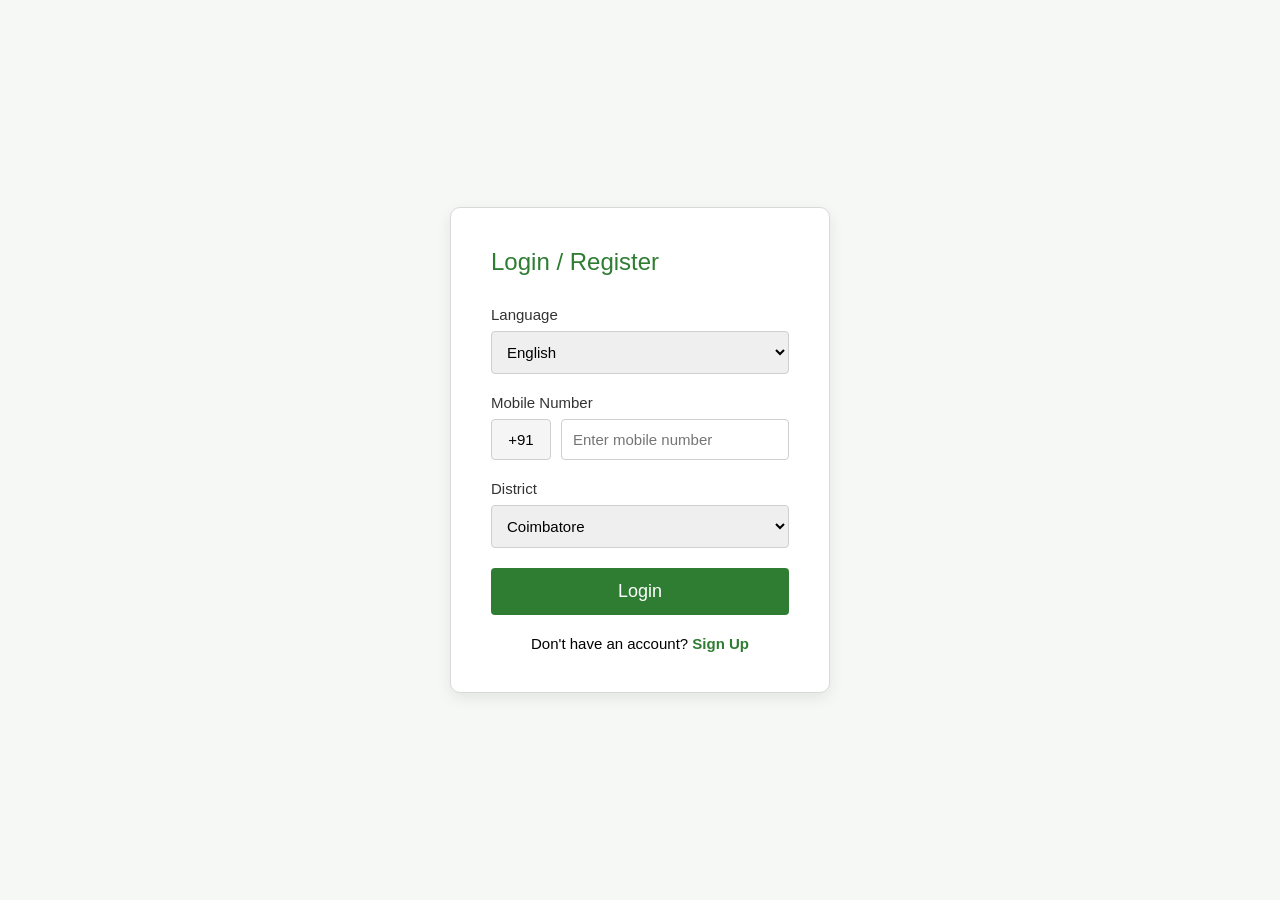
<file: frontend/templates/pages/index.html>
<!DOCTYPE html>
<html lang="en">
<head>
<meta charset="UTF-8">
<meta name="viewport" content="width=device-width, initial-scale=1.0">
<title>Login / Register</title>

<style>
*{
    margin:0;
    padding:0;
    box-sizing:border-box;
    font-family:Arial, Helvetica, sans-serif;
}

body{
    background:#f5f8f4;
    display:flex;
    justify-content:center;
    align-items:center;
    height:100vh;
}

.container{
    width:380px;
    background:#fff;
    padding:40px;
    border:1px solid #d9d9d9;
    border-radius:10px;
    box-shadow:0 5px 15px rgba(0,0,0,0.08);
}

h2{
    color:#2e7d32;
    margin-bottom:30px;
    font-weight:500;
}

label{
    display:block;
    margin-bottom:8px;
    font-size:15px;
    color:#333;
}

select,
input{
    width:100%;
    padding:11px;
    border:1px solid #cfcfcf;
    border-radius:4px;
    font-size:15px;
    outline:none;
}

select:focus,
input:focus{
    border-color:#2e7d32;
}

.form-group{
    margin-bottom:20px;
}

.mobile-box{
    display:flex;
    gap:10px;
}

.country-code{
    width:60px;
    text-align:center;
    background:#f5f5f5;
}

.mobile-number{
    flex:1;
}

button{
    width:100%;
    padding:13px;
    background:#2e7d32;
    color:#fff;
    border:none;
    border-radius:4px;
    font-size:18px;
    cursor:pointer;
    transition:.3s;
}

button:hover{
    background:#256428;
}

.error{
    color:red;
    font-size:14px;
    margin-top:10px;
    text-align:center;
}

.success{
    color:green;
    font-size:14px;
    margin-top:10px;
    text-align:center;
}
.signup{
    margin-top:20px;
    text-align:center;
    font-size:15px;
}

.signup a{
    color:#2e7d32;
    text-decoration:none;
    font-weight:bold;
}

.signup a:hover{
    text-decoration:underline;
}
</style>

</head>
<body>

<div class="container">

<h2>Login / Register</h2>

<div class="form-group">
<label>Language</label>
<select id="language">
<option>English</option>
<option>Tamil</option>
<option>Hindi</option>
<option>Telugu</option>
</select>
</div>

<div class="form-group">
<label>Mobile Number</label>

<div class="mobile-box">
<input type="text" class="country-code" value="+91" readonly>

<input
type="text"
id="mobile"
class="mobile-number"
placeholder="Enter mobile number"
maxlength="10">
</div>

</div>

<div class="form-group">
<label>District</label>

<select id="district">
<option>Coimbatore</option>
<option>Chennai</option>
<option>Madurai</option>
<option>Salem</option>
<option>Tiruppur</option>
<option>Erode</option>
<option>Trichy</option>
<option>Thanjavur</option>
<option>Namakkal</option>
<option>Karur</option>
<option>Thoothukudi</option>
<option>Vellore</option>
<option>Virudhunagar</option>
</select>

</div>

<button onclick="loginUser()">Login</button>

<div class="signup">
    <p>Don't have an account?
        <a href="signup.html" onclick="signUp()">Sign Up</a>
    </p>
</div>
<div id="message"></div>

</div>

<script>

function loginUser(){

    let mobile=document.getElementById("mobile").value;

    if(mobile===""){
        alert("Please enter your mobile number.");
        return;
    }

    if(!/^[6-9]\d{9}$/.test(mobile)){
        alert("Please enter a valid 10-digit mobile number.");
        return;
    }

    // Redirect to Dashboard
    window.location.href="home.html";
}

function signUp(){

     window.location.href="signup.html";
}

</script>

</body>
</html>
</file>
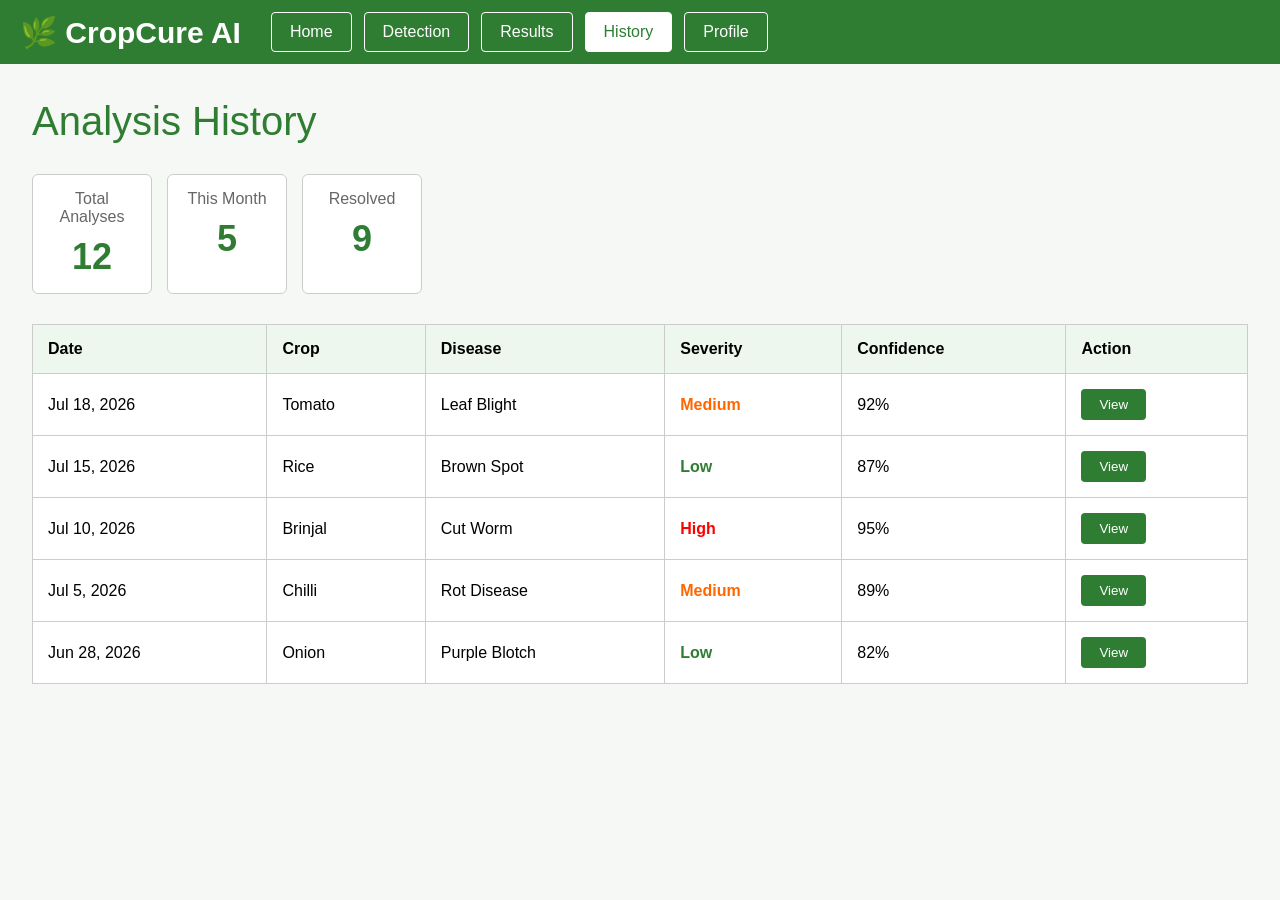
<file: frontend/templates/pages/history.html>
<!DOCTYPE html>
<html lang="en">
<head>
<meta charset="UTF-8">
<meta name="viewport" content="width=device-width, initial-scale=1.0">
<title>CropCure AI - History</title>

<style>

*{
    margin:0;
    padding:0;
    box-sizing:border-box;
    font-family:Arial, Helvetica, sans-serif;
}

body{
    background:#f5f8f4;
}

/* Navigation */

nav{
    background:#2e7d32;
    display:flex;
    align-items:center;
    padding:12px 20px;
    gap:30px;
}

.logo{
    color:#fff;
    font-size:30px;
    font-weight:bold;
}

.menu{
    display:flex;
    gap:12px;
}

.menu a{
    color:#fff;
    text-decoration:none;
    border:1px solid #fff;
    padding:10px 18px;
    border-radius:4px;
    transition:.3s;
}

.menu a:hover,
.menu a.active{
    background:#fff;
    color:#2e7d32;
}

/* Container */

.container{
    width:95%;
    margin:35px auto;
}

h1{
    color:#2e7d32;
    margin-bottom:30px;
    font-size:40px;
    font-weight:500;
}

/* Summary Cards */

.summary{
    display:flex;
    gap:15px;
    margin-bottom:30px;
}

.card{
    width:120px;
    background:#fff;
    border:1px solid #ccc;
    border-radius:6px;
    text-align:center;
    padding:15px;
}

.card h3{
    font-size:16px;
    color:#666;
    margin-bottom:10px;
    font-weight:normal;
}

.card h2{
    color:#2e7d32;
    font-size:36px;
}

/* Table */

table{
    width:100%;
    border-collapse:collapse;
    background:#fff;
}

th{
    background:#edf7ed;
    padding:15px;
    border:1px solid #ccc;
    text-align:left;
}

td{
    padding:15px;
    border:1px solid #ccc;
}

.low{
    color:#2e7d32;
    font-weight:bold;
}

.medium{
    color:#ff6600;
    font-weight:bold;
}

.high{
    color:red;
    font-weight:bold;
}

.view-btn{
    background:#2e7d32;
    color:white;
    border:none;
    padding:8px 18px;
    border-radius:4px;
    cursor:pointer;
}

.view-btn:hover{
    background:#256428;
}

/* Responsive */

@media(max-width:768px){

.summary{
    flex-direction:column;
}

table{
    display:block;
    overflow-x:auto;
}

}

</style>

</head>

<body>

<nav>

<div class="logo">🌿 CropCure AI</div>

<div class="menu">

<a href="home.html">Home</a>

<a href="detection.html">Detection</a>

<a href="recommend.html">Results</a>

<a href="history.html" class="active">History</a>

<a href="profile.html">Profile</a>

</div>

</nav>

<div class="container">

<h1>Analysis History</h1>

<div class="summary">

<div class="card">
<h3>Total Analyses</h3>
<h2>12</h2>
</div>

<div class="card">
<h3>This Month</h3>
<h2>5</h2>
</div>

<div class="card">
<h3>Resolved</h3>
<h2>9</h2>
</div>

</div>

<table>

<thead>

<tr>
<th>Date</th>
<th>Crop</th>
<th>Disease</th>
<th>Severity</th>
<th>Confidence</th>
<th>Action</th>
</tr>

</thead>

<tbody>

<tr>
<td>Jul 18, 2026</td>
<td>Tomato</td>
<td>Leaf Blight</td>
<td class="medium">Medium</td>
<td>92%</td>
<td><button class="view-btn" onclick="viewResult('Tomato','Leaf Blight')">View</button></td>
</tr>

<tr>
<td>Jul 15, 2026</td>
<td>Rice</td>
<td>Brown Spot</td>
<td class="low">Low</td>
<td>87%</td>
<td><button class="view-btn" onclick="viewResult('Rice','Brown Spot')">View</button></td>
</tr>

<tr>
<td>Jul 10, 2026</td>
<td>Brinjal</td>
<td>Cut Worm</td>
<td class="high">High</td>
<td>95%</td>
<td><button class="view-btn" onclick="viewResult('Brinjal','Cut Worm')">View</button></td>
</tr>

<tr>
<td>Jul 5, 2026</td>
<td>Chilli</td>
<td>Rot Disease</td>
<td class="medium">Medium</td>
<td>89%</td>
<td><button class="view-btn" onclick="viewResult('Chilli','Rot Disease')">View</button></td>
</tr>

<tr>
<td>Jun 28, 2026</td>
<td>Onion</td>
<td>Purple Blotch</td>
<td class="low">Low</td>
<td>82%</td>
<td><button class="view-btn" onclick="viewResult('Onion','Purple Blotch')">View</button></td>
</tr>

</tbody>

</table>

</div>

<script>

function viewResult(crop,disease){

alert(
"Crop : " + crop +
"\nDisease : " + disease +
"\n\nOpening detailed analysis..."
);

// Redirect to results page
window.location.href="recommend.html";

}

</script>

</body>
</html>
</file>
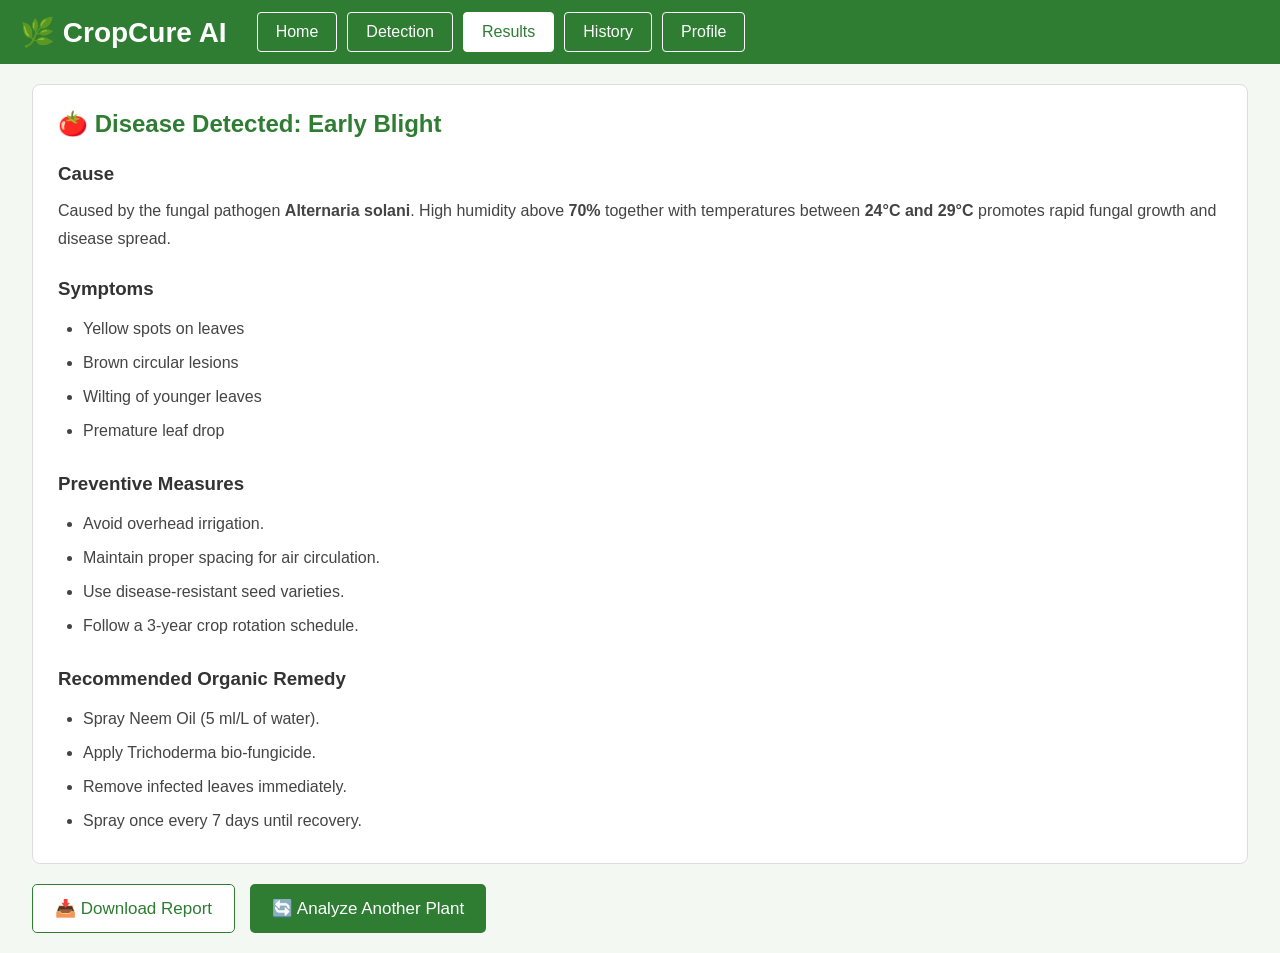
<file: frontend/templates/pages/recommend.html>
<!DOCTYPE html>
<html lang="en">
<head>
<meta charset="UTF-8">
<meta name="viewport" content="width=device-width, initial-scale=1.0">
<title>CropCure AI - Results</title>

<style>

*{
    margin:0;
    padding:0;
    box-sizing:border-box;
    font-family:Arial, Helvetica, sans-serif;
}

body{
    background:#f4f8f3;
}

/* Navigation */

nav{
    background:#2e7d32;
    display:flex;
    align-items:center;
    padding:12px 20px;
    gap:30px;
}

.logo{
    color:#fff;
    font-size:28px;
    font-weight:bold;
}

.menu{
    display:flex;
    gap:10px;
}

.menu a{
    color:#fff;
    text-decoration:none;
    border:1px solid #fff;
    padding:10px 18px;
    border-radius:4px;
}

.menu a.active,
.menu a:hover{
    background:#fff;
    color:#2e7d32;
}

/* Main */

.container{
    width:95%;
    margin:20px auto;
}

.card{
    background:#fff;
    border:1px solid #ddd;
    border-radius:8px;
    padding:25px;
}

.card h2{
    color:#2e7d32;
    margin-bottom:15px;
}

.card h3{
    margin-top:25px;
    margin-bottom:12px;
    color:#333;
}

.card p{
    line-height:28px;
    color:#444;
}

ul{
    margin-left:25px;
    line-height:34px;
    color:#444;
}

/* Buttons */

.buttons{
    margin-top:20px;
    display:flex;
    gap:15px;
}

.btn{
    padding:13px 22px;
    border:none;
    border-radius:5px;
    font-size:17px;
    cursor:pointer;
}

.download{
    background:white;
    border:1px solid #2e7d32;
    color:#2e7d32;
}

.download:hover{
    background:#2e7d32;
    color:white;
}

.analyze{
    background:#2e7d32;
    color:white;
}

.analyze:hover{
    background:#256428;
}

</style>
</head>

<body>

<nav>

    <div class="logo">🌿 CropCure AI</div>

    <div class="menu">
        <a href="home.html">Home</a>
        <a href="detection.html">Detection</a>
        <a href="recommend.html" class="active">Results</a>
        <a href="history.html">History</a>
        <a href="profile.html">Profile</a>
    </div>

</nav>
<div class="container">

<div class="card">

<h2>🍅 Disease Detected: Early Blight</h2>

<h3>Cause</h3>

<p>
Caused by the fungal pathogen <b>Alternaria solani</b>.
High humidity above <b>70%</b> together with temperatures between
<b>24°C and 29°C</b> promotes rapid fungal growth and disease spread.
</p>

<h3>Symptoms</h3>

<ul>
<li>Yellow spots on leaves</li>
<li>Brown circular lesions</li>
<li>Wilting of younger leaves</li>
<li>Premature leaf drop</li>
</ul>

<h3>Preventive Measures</h3>

<ul>
<li>Avoid overhead irrigation.</li>
<li>Maintain proper spacing for air circulation.</li>
<li>Use disease-resistant seed varieties.</li>
<li>Follow a 3-year crop rotation schedule.</li>
</ul>

<h3>Recommended Organic Remedy</h3>

<ul>
<li>Spray Neem Oil (5 ml/L of water).</li>
<li>Apply Trichoderma bio-fungicide.</li>
<li>Remove infected leaves immediately.</li>
<li>Spray once every 7 days until recovery.</li>
</ul>

</div>

<div class="buttons">

<button class="btn download" onclick="downloadReport()">
📥 Download Report
</button>

<button class="btn analyze" onclick="analyzeAgain()">
🔄 Analyze Another Plant
</button>

</div>

</div>

<script>

function analyzeAgain(){

window.location.href="detection.html";

}

function downloadReport(){

alert("Report Downloaded Successfully!");

// Replace this with actual PDF generation later.

}

</script>

</body>
</html>
</file>
